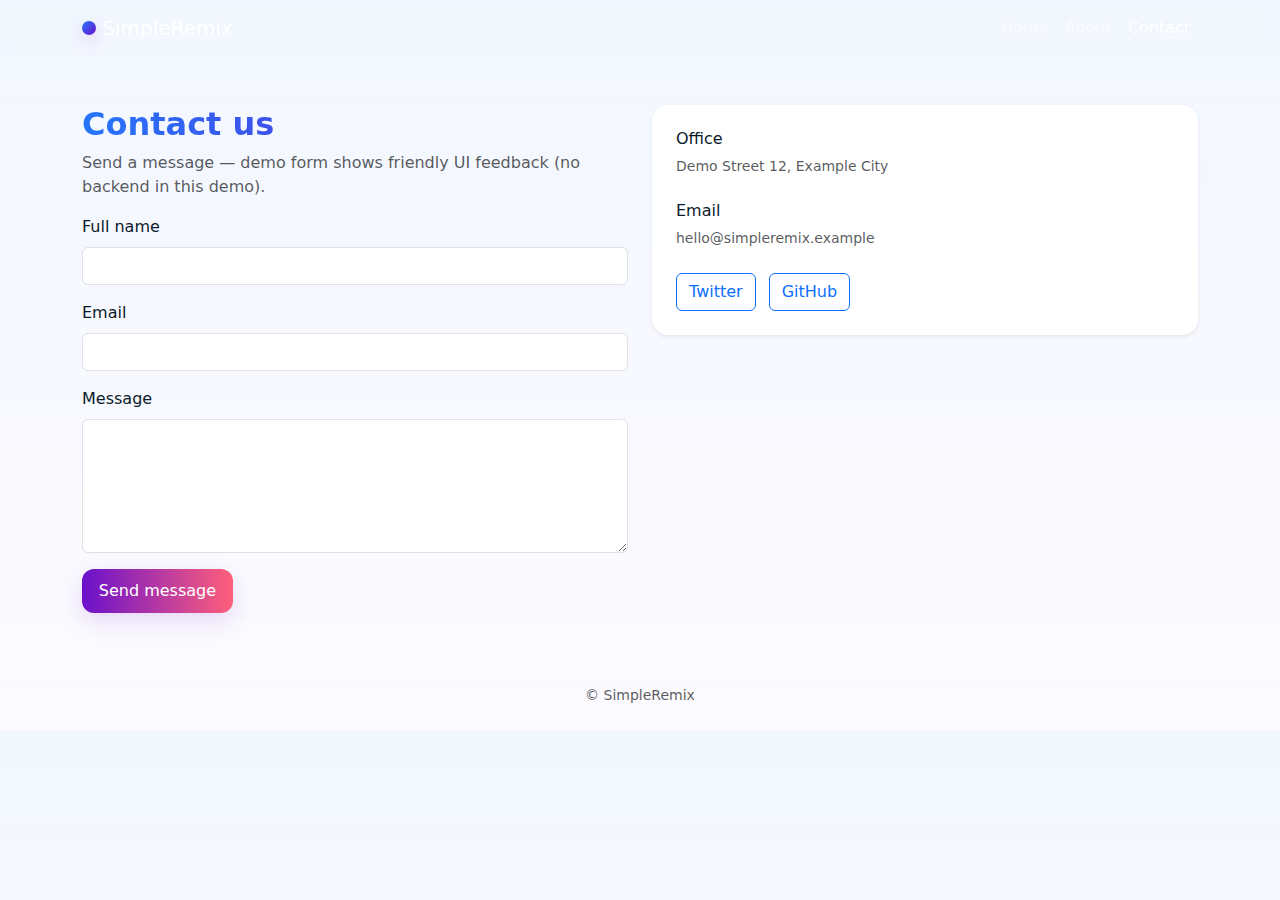
<file: contact.html>
<!doctype html>
<html lang="en">
<head>
  <meta charset="utf-8" />
  <meta name="viewport" content="width=device-width, initial-scale=1" />
  <title>SimpleRemix — Contact</title>
  <link href="https://cdn.jsdelivr.net/npm/bootstrap@5.3.3/dist/css/bootstrap.min.css" rel="stylesheet">
  <link rel="stylesheet" href="styles.css" />
</head>
<body>
  <nav class="navbar navbar-expand-lg navbar-dark sticky-top glass">
    <div class="container">
      <a class="navbar-brand" href="index.html"><span class="logo-dot"></span> SimpleRemix</a>
      <button class="navbar-toggler" data-bs-toggle="collapse" data-bs-target="#navContact">
        <span class="navbar-toggler-icon"></span>
      </button>
      <div class="collapse navbar-collapse" id="navContact">
        <ul class="navbar-nav ms-auto">
          <li class="nav-item"><a class="nav-link" href="index.html">Home</a></li>
          <li class="nav-item"><a class="nav-link" href="about.html">About</a></li>
          <li class="nav-item"><a class="nav-link active" href="contact.html">Contact</a></li>
        </ul>
      </div>
    </div>
  </nav>

  <main class="py-5">
    <div class="container">
      <div class="row g-4">
        <div class="col-lg-6">
          <h2 class="fw-bold gradient-text">Contact us</h2>
          <p class="text-muted">Send a message — demo form shows friendly UI feedback (no backend in this demo).</p>

          <form id="contactForm" class="mt-3">
            <div class="mb-3">
              <label class="form-label">Full name</label>
              <input id="name" type="text" class="form-control" required>
            </div>

            <div class="mb-3">
              <label class="form-label">Email</label>
              <input id="email" type="email" class="form-control" required>
            </div>

            <div class="mb-3">
              <label class="form-label">Message</label>
              <textarea id="message" rows="5" class="form-control" required></textarea>
            </div>

            <button class="btn btn-cta" type="submit">Send message</button>
            <div id="formMsg" class="mt-3" style="display:none;"></div>
          </form>
        </div>

        <div class="col-lg-6">
          <div class="p-4 rounded-4 shadow-sm bg-white">
            <h6>Office</h6>
            <p class="small text-muted">Demo Street 12, Example City</p>

            <h6 class="mt-4">Email</h6>
            <p class="small text-muted">hello@simpleremix.example</p>

            <div class="mt-4">
              <a class="btn btn-outline-primary me-2" href="#">Twitter</a>
              <a class="btn btn-outline-primary" href="#">GitHub</a>
            </div>
          </div>
        </div>
      </div>
    </div>
  </main>

  <footer class="py-4 text-center small text-muted">
    <div class="container">© <span id="yearContact"></span> SimpleRemix</div>
  </footer>

  <script src="https://cdn.jsdelivr.net/npm/bootstrap@5.3.3/dist/js/bootstrap.bundle.min.js"></script>
  <script src="script.js"></script>
</body>
</html>
</file>
<file: styles.css>
/* styles.css — colorful gradient + elegant hover effects */

/* CSS variables */
:root{
  --grad-1:  #6a11cb; /* purple */
  --grad-2:  #2575fc; /* blue */
  --grad-3:  #ff5f7a; /* pink */
  --accent:  #ffd166;
  --glass: rgba(255,255,255,0.08);
  --soft: #f7fbff;
}

/* global resets */
*{box-sizing:border-box}
body{
  font-family: Inter, system-ui, -apple-system, "Segoe UI", Roboto, "Helvetica Neue", Arial;
  background: linear-gradient(180deg, rgba(37,117,252,0.06) 0%, rgba(106,17,203,0.02) 100%);
  color: #0b1a2b;
  -webkit-font-smoothing:antialiased;
  -moz-osx-font-smoothing:grayscale;
  line-height:1.5;
}

/* NAV & logo */
.navbar {
  background: linear-gradient(90deg, rgba(255,255,255,0.04), rgba(255,255,255,0.02));
  border-bottom: 1px solid rgba(255,255,255,0.03);
}
.logo-dot{
  width:14px;height:14px;border-radius:50%;
  display:inline-block;
  background: linear-gradient(135deg,var(--grad-2),var(--grad-1));
  box-shadow:0 6px 18px rgba(106,17,203,0.18);
}

/* glass panel style */
.glass {
  backdrop-filter: blur(6px);
}

/* HERO */
.hero-section{
  padding:64px 0;
  position:relative;
  overflow:hidden;
  background: linear-gradient(135deg, rgba(37,117,252,0.10) 0%, rgba(106,17,203,0.06) 40%, rgba(255,95,122,0.03) 100%);
}
.hero-glow{
  position:absolute;right:-10%;top:-10%;width:500px;height:500px;
  background: radial-gradient(circle at 30% 30%, rgba(255,95,122,0.14), transparent 30%),
              radial-gradient(circle at 70% 70%, rgba(106,17,203,0.12), transparent 30%);
  filter: blur(40px); transform: translateZ(0);
  pointer-events:none;
}

/* gradient text */
.gradient-text{
  background: linear-gradient(90deg,var(--grad-2),var(--grad-1));
  -webkit-background-clip: text; background-clip:text; color:transparent;
}

/* hero title & buttons */
.hero-title{ letter-spacing:-0.4px; }
.hero-sub{ opacity:0.95; color:rgba(255,255,255,0.95) }

/* Call-to-action button */
.btn-cta{
  background: linear-gradient(90deg,var(--grad-1),var(--grad-3));
  color: white; border: none;
  box-shadow: 0 8px 24px rgba(106,17,203,0.14);
  transition: transform .18s ease, box-shadow .18s ease;
  border-radius: 12px;
  padding: .6rem 1.05rem;
}
.btn-cta:hover{ transform: translateY(-4px) scale(1.02); box-shadow:0 20px 40px rgba(106,17,203,0.18) }

/* showcase card */
.showcase-card{ border-radius:18px; overflow:hidden; transform:translateY(0); transition: transform .22s cubic-bezier(.2,.9,.2,1); }
.showcase-card:hover{ transform: translateY(-8px) scale(1.006); box-shadow: 0 28px 60px rgba(12,22,70,0.12); }

/* features */
.feature-card{
  border-radius:14px;
  transition: transform .18s ease, box-shadow .18s ease;
  background: linear-gradient(180deg, rgba(255,255,255,0.85), rgba(255,255,255,0.70));
}
.feature-card:hover{
  transform: translateY(-8px) scale(1.02);
  box-shadow: 0 20px 50px rgba(37,117,252,0.08);
}
.icon-circle{
  width:52px;height:52px;border-radius:12px;
  background: linear-gradient(180deg,var(--grad-2),var(--grad-1));
  color:white; display:inline-flex;align-items:center;justify-content:center;
  box-shadow: 0 10px 24px rgba(37,117,252,0.12);
}

/* feature link with animated underline */
.feature-link{
  position:relative; color: #3b4dff; font-weight:600; text-decoration:none;
}
.feature-link::after{
  content:''; position:absolute; left:0; bottom:-2px; height:3px; width:0;
  background: linear-gradient(90deg,var(--grad-1),var(--grad-3));
  border-radius:3px; transition: width .28s cubic-bezier(.2,.9,.2,1);
}
.feature-link:hover::after{ width:40%; }

/* soft background section */
.bg-soft{ background: linear-gradient(180deg, rgba(255,255,255,0.9), rgba(255,255,255,0.95)); }

/* glass card */
.glass-card{
  border-radius:14px;
  background: linear-gradient(180deg, rgba(255,255,255,0.85), rgba(255,255,255,0.70));
  transition: transform .18s ease, box-shadow .18s ease;
}
.glass-card:hover{ transform: translateY(-8px); box-shadow: 0 24px 60px rgba(12,22,70,0.08); }

/* CTA gradient box */
.bg-gradient-cta{
  background: linear-gradient(90deg, rgba(37,117,252,0.95), rgba(106,17,203,0.95));
}

/* small elements */
.stat h4{ color:white; margin-bottom:0; }
.stat small{ color:rgba(255,255,255,0.85); }

/* team grid */
.team-grid{ display:flex; gap:12px; flex-wrap:wrap; }
.team-card{ width:48%; background:linear-gradient(180deg,white, #fbfdff); padding:8px; border-radius:10px; box-shadow:0 12px 28px rgba(12,22,70,0.04); transition: transform .18s ease; }
.team-card:hover{ transform: translateY(-6px); }

/* badges */
.badge-soft{
  background: linear-gradient(90deg,#fff3cd,#ffe6b3); color:#6a4b00; padding:.35rem .6rem; border-radius:10px;
}

/* responsive spacing */
@media (max-width: 991px){
  .hero-section{ padding:40px 0; }
  .team-card{ width:100%; }
}

/* small utilities */
.rounded-4{ border-radius:14px; }

/* reduce motion handling */
@media (prefers-reduced-motion: reduce){
  * { transition: none !important; animation: none !important; }
}
</file>
